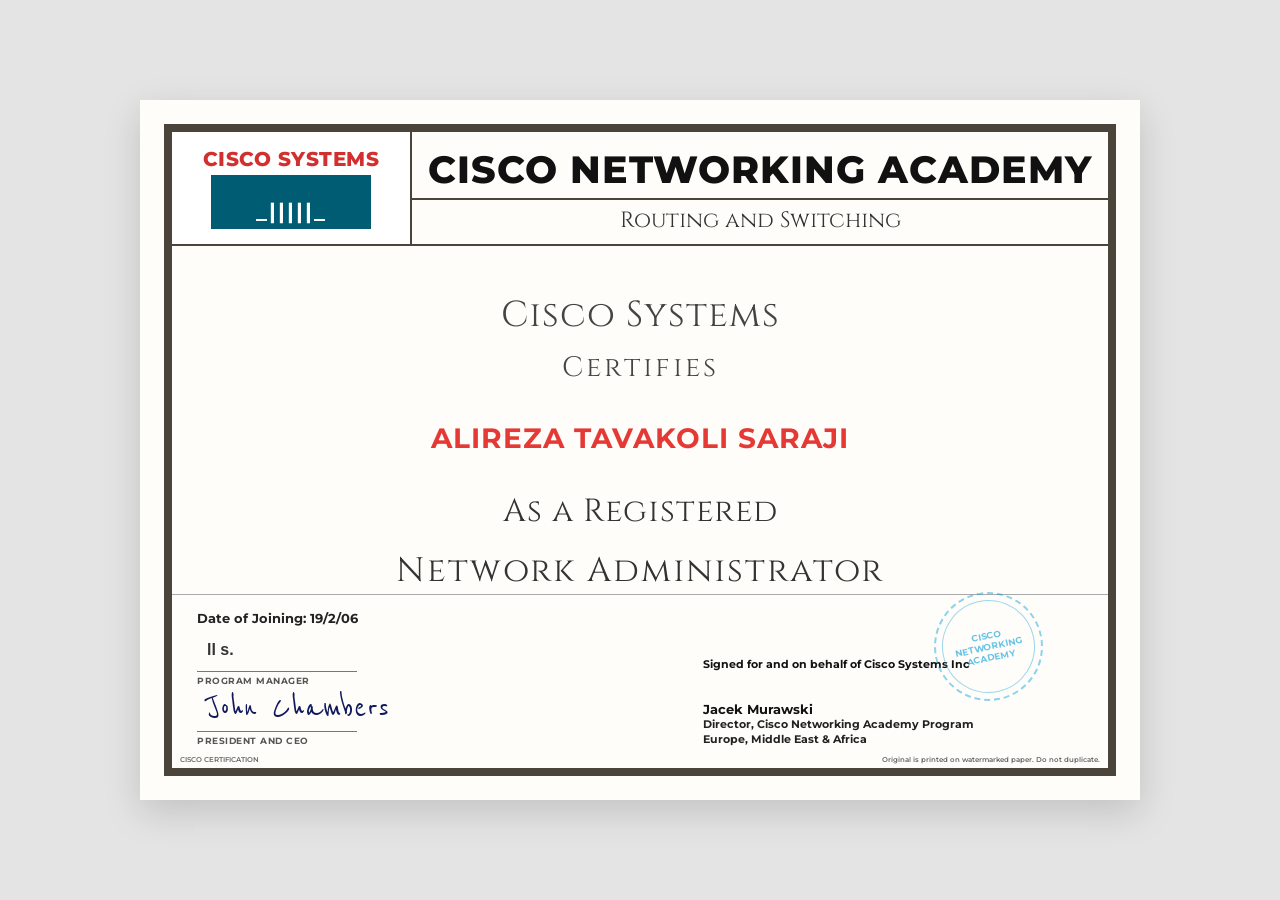
<file: cisco_certificate_replica.html>
<!DOCTYPE html>
<html lang="en">
<head>
    <meta charset="UTF-8">
    <meta name="viewport" content="width=device-width, initial-scale=1.0">
    <title>Cisco Networking Academy Certificate</title>
    <style>
        @import url('https://fonts.googleapis.com/css2?family=Cinzel:wght@400;500;600&family=Montserrat:wght@400;700;800&family=Reenie+Beanie&display=swap');

        body {
            background-color: #e4e4e4;
            display: flex;
            justify-content: center;
            align-items: center;
            min-height: 100vh;
            margin: 0;
            font-family: 'Montserrat', sans-serif;
            color: #222;
        }

        .cert-container {
            width: 1000px;
            height: 700px;
            background-color: #fffdf9; /* Soft parchment-white */
            padding: 24px;
            box-sizing: border-box;
            box-shadow: 0 12px 35px rgba(0,0,0,0.15);
            position: relative;
        }

        /* Distinctive dark-bronze outer border style */
        .outer-border {
            border: 8px solid #4a443a; 
            height: 100%;
            width: 100%;
            box-sizing: border-box;
            position: relative;
            display: flex;
            flex-direction: column;
        }

        /* --- Header Section Grid --- */
        .header-grid {
            display: grid;
            grid-template-columns: 240px 1fr;
            border-bottom: 2px solid #4a443a;
            width: 100%;
        }

        /* Left Logo Panel */
        .logo-panel {
            border-right: 2px solid #4a443a;
            padding: 15px;
            display: flex;
            flex-direction: column;
            align-items: center;
            justify-content: center;
            background: #fff;
        }
        .logo-text-red {
            color: #d32f2f;
            font-weight: 800;
            font-size: 20px;
            letter-spacing: 0.5px;
            margin-bottom: 4px;
        }
        .logo-graphic-mock {
            width: 160px;
            height: 50px;
            background-color: #005c73; /* Classic teal-blue banner background */
            color: #fff;
            display: flex;
            justify-content: center;
            align-items: flex-end;
            font-size: 22px;
            font-weight: bold;
            padding-bottom: 4px;
            letter-spacing: 2px;
        }

        /* Right Title Panel */
        .title-panel {
            display: flex;
            flex-direction: column;
            justify-content: center;
        }
        .main-academy-title {
            font-size: 38px;
            font-weight: 800;
            text-align: center;
            letter-spacing: 1px;
            color: #111;
            padding: 10px 0 5px 0;
        }
        .sub-track-title {
            border-top: 2px solid #4a443a;
            font-family: 'Cinzel', serif;
            font-size: 22px;
            text-align: center;
            padding: 6px 0;
            background-color: #fffdf9;
            color: #333;
        }

        /* --- Certificate Body Core Content --- */
        .cert-body {
            display: flex;
            flex-direction: column;
            align-items: center;
            padding-top: 45px;
            flex-grow: 1;
        }

        .cisco-systems-text {
            font-family: 'Cinzel', serif;
            font-size: 36px;
            color: #444;
            letter-spacing: 1px;
            margin-bottom: 10px;
        }

        .certifies-text {
            font-family: 'Cinzel', serif;
            font-size: 28px;
            color: #444;
            letter-spacing: 3px;
            margin-bottom: 35px;
        }

        .recipient-name {
            font-size: 28px;
            font-weight: 700;
            color: #e53935; /* Crisp red accent for the name */
            letter-spacing: 1px;
            margin-bottom: 35px;
            text-transform: uppercase;
        }

        .role-title-top {
            font-family: 'Cinzel', serif;
            font-size: 32px;
            color: #333;
            margin-bottom: 15px;
            letter-spacing: 1px;
        }

        .role-title-bottom {
            font-family: 'Cinzel', serif;
            font-size: 34px;
            color: #333;
            letter-spacing: 2px;
        }

        /* --- Footer Layout Section --- */
        .cert-footer {
            margin-top: auto;
            border-top: 1px solid #aaa;
            padding: 15px 25px 25px 25px;
            display: flex;
            justify-content: space-between;
            align-items: flex-end;
            position: relative;
        }

        .footer-label {
            font-size: 11px;
            font-weight: 700;
            color: #111;
            margin-bottom: 8px;
        }

        /* Left Side: Joining Info & Executive Signatures */
        .footer-left {
            display: flex;
            flex-direction: column;
            width: 300px;
        }
        .date-container {
            font-size: 13px;
            font-weight: 700;
            margin-bottom: 15px;
        }
        .sig-block {
            margin-top: 10px;
            position: relative;
        }
        .handwritten-sig {
            font-family: 'Reenie Beanie', cursive;
            font-size: 36px;
            color: #0f1a5c;
            position: absolute;
            top: -25px;
            left: 10px;
        }
        .sig-line {
            border-top: 1px solid #777;
            width: 160px;
            margin-top: 20px;
        }
        .sig-title {
            font-size: 9px;
            font-weight: 700;
            color: #555;
            text-transform: uppercase;
            margin-top: 3px;
            letter-spacing: 0.5px;
        }

        /* Right Side: Regional Director Sign-off & Stamp */
        .footer-right {
            text-align: left;
            width: 380px;
            position: relative;
        }
        .director-name {
            font-size: 13px;
            font-weight: 700;
            color: #111;
            margin-top: 30px;
        }
        .director-title {
            font-size: 11px;
            font-weight: 700;
            color: #222;
            line-height: 1.3;
        }

        /* Decorative Light Blue Stamp Replication */
        .certified-stamp-mock {
            position: absolute;
            right: 40px;
            top: -65px;
            width: 105px;
            height: 105px;
            border: 2px dashed rgba(4, 159, 217, 0.45);
            border-radius: 50%;
            display: flex;
            justify-content: center;
            align-items: center;
            font-size: 9px;
            color: rgba(4, 159, 217, 0.6);
            font-weight: bold;
            transform: rotate(-12deg);
            text-align: center;
            pointer-events: none;
        }
        .stamp-inner {
            border: 1px solid rgba(4, 159, 217, 0.4);
            width: 91px;
            height: 91px;
            border-radius: 50%;
            display: flex;
            align-items: center;
            justify-content: center;
        }

        /* Bottom edge tiny labels */
        .bottom-bar-labels {
            position: absolute;
            bottom: 4px;
            left: 8px;
            right: 8px;
            display: flex;
            justify-content: space-between;
            font-size: 7px;
            color: #666;
            font-weight: 600;
        }
    </style>
</head>
<body>

    <div class="cert-container">
        <div class="outer-border">
            
            <div class="header-grid">
                <div class="logo-panel">
                    <div class="logo-text-red">CISCO SYSTEMS</div>
                    <div class="logo-graphic-mock">_|||||_</div>
                </div>
                <div class="title-panel">
                    <div class="main-academy-title">CISCO NETWORKING ACADEMY</div>
                    <div class="sub-track-title">Routing and Switching</div>
                </div>
            </div>

            <div class="cert-body">
                <div class="cisco-systems-text">Cisco Systems</div>
                <div class="certifies-text">Certifies</div>
                
                <div class="recipient-name">Alireza Tavakoli Saraji</div>
                
                <div class="role-title-top">As a Registered</div>
                <div class="role-title-bottom">Network Administrator</div>
            </div>

            <div class="cert-footer">
                
                <div class="footer-left">
                    <div class="date-container">
                        Date of Joining: 19/2/06
                    </div>
                    
                    <div class="sig-block" style="margin-bottom: 15px;">
                        <div class="handwritten-sig" style="font-family: sans-serif; font-size: 16px; font-weight: bold; top:-10px; color:#333;">ll s.</div>
                        <div class="sig-line"></div>
                        <div class="sig-title">Program Manager</div>
                    </div>

                    <div class="sig-block">
                        <div class="handwritten-sig">John Chambers</div>
                        <div class="sig-line"></div>
                        <div class="sig-title">President and CEO</div>
                    </div>
                </div>

                <div class="footer-right">
                    <div class="footer-label">Signed for and on behalf of Cisco Systems Inc</div>
                    
                    <div class="certified-stamp-mock">
                        <div class="stamp-inner">
                            <div>CISCO<br>NETWORKING<br>ACADEMY</div>
                        </div>
                    </div>

                    <div class="director-name">Jacek Murawski</div>
                    <div class="director-title">Director, Cisco Networking Academy Program<br>Europe, Middle East & Africa</div>
                </div>

            </div>

            <div class="bottom-bar-labels">
                <div>CISCO CERTIFICATION</div>
                <div>Original is printed on watermarked paper. Do not duplicate.</div>
            </div>

        </div>
    </div>

</body>
</html>
</file>
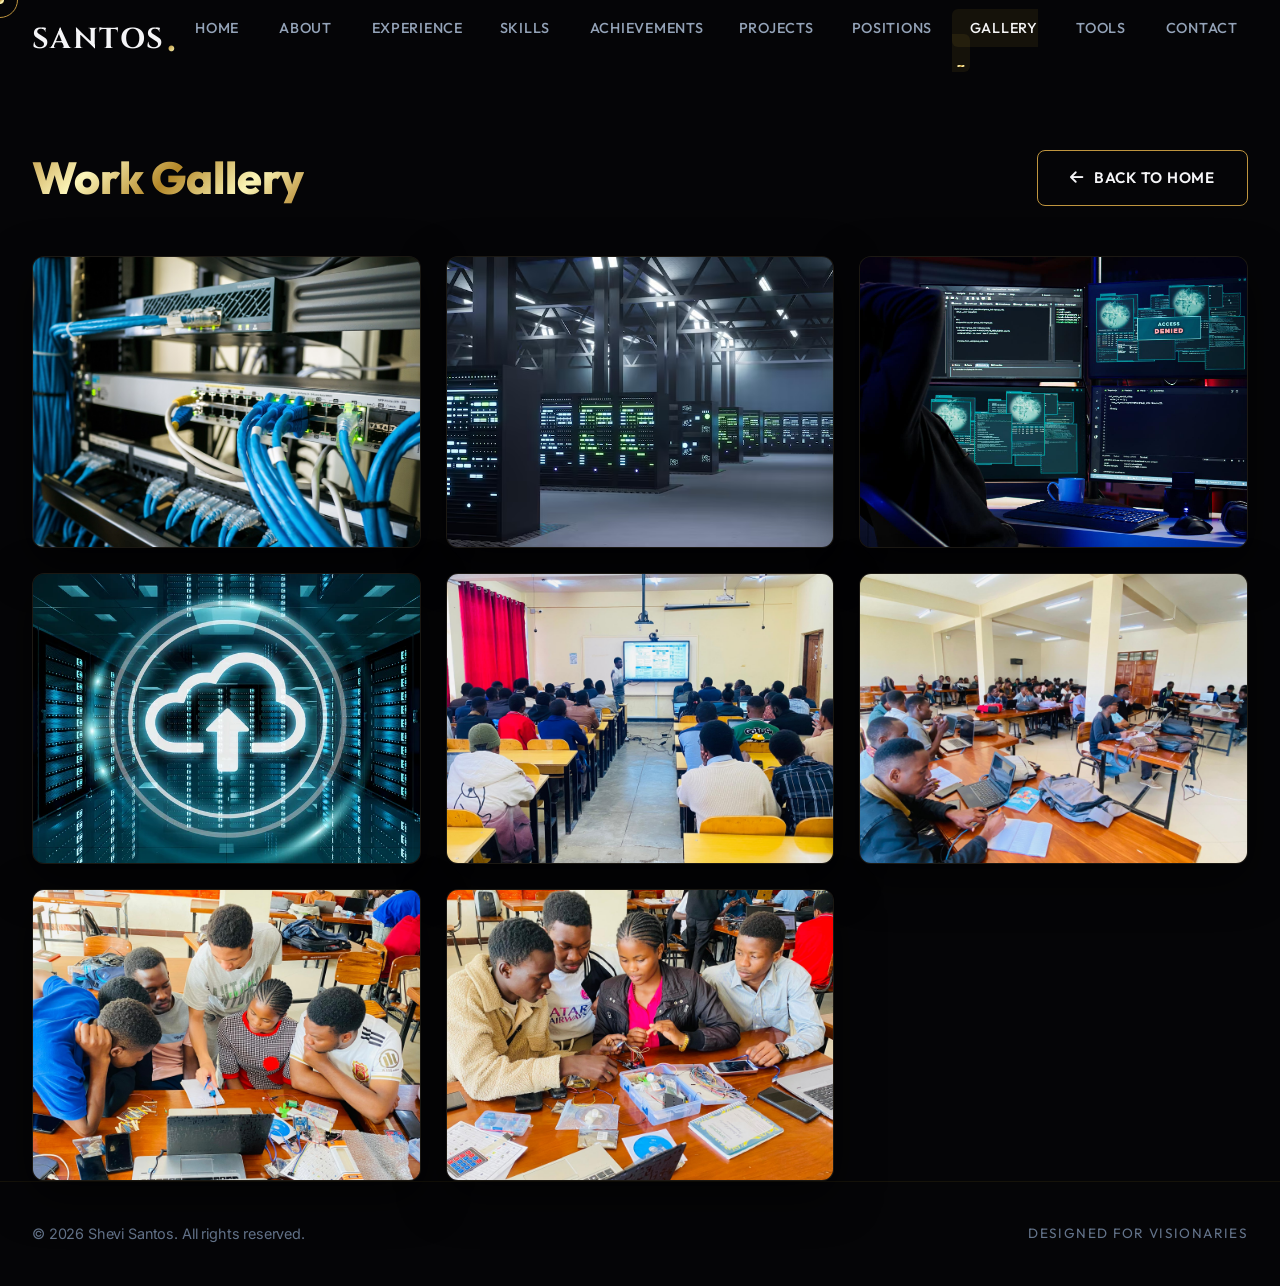
<file: galleries.html>
<!DOCTYPE html>
<html lang="en" data-theme="dark">
<head>
    <meta charset="UTF-8">
    <meta name="viewport" content="width=device-width, initial-scale=1.0">
    <meta name="description" content="Shevi Santos - Work Gallery. Visual documentation of network topology, hardware assemblies, servers, and workshops.">
    <meta name="theme-color" content="#050507">
    
    <title>Shevi Santos | Work Gallery</title>
    
    <!-- Favicon -->
    <link rel="icon" type="image/png" href="./image/icon2.png">
    
    <!-- Icons -->
    <link rel="stylesheet" href="https://cdnjs.cloudflare.com/ajax/libs/font-awesome/6.5.0/css/all.min.css">
    <link rel="stylesheet" href="./style/boxicons.min.css">
    
    <!-- Premium Stylesheet -->
    <link rel="stylesheet" type="text/css" href="./style/style1.css">
    
    <!-- Core Portfolio Scripts -->
    <script src="./scripts/script.js" defer></script>
</head>
<body>

    <!-- Skip Navigation for Accessibility -->
    <a href="#main-content" class="skip-link" style="position: absolute; top: -100px; left: 10px; background: var(--accent-gold); color: var(--bg-dark); padding: 10px 20px; z-index: 1005; transition: top 0.2s;" onfocus="this.style.top='10px'" onblur="this.style.top='-100px'">Skip to main content</a>
    
    <!-- Scroll Progress Indicator -->
    <div id="scroll-progress" role="progressbar" aria-valuemin="0" aria-valuemax="100" aria-label="Page reading progress"></div>

    <!-- Custom Luxury Cursor -->
    <div class="cursor-dot"></div>
    <div class="cursor-outline"></div>

    <!-- ===== HEADER / NAVBAR ===== -->
    <header class="sticky">
        <div class="container">
            <nav class="main-nav" aria-label="Main Navigation">
                <a href="Index.html" class="logo" aria-label="Shevi Santos Home">SANTOS<span>.</span></a>
                
                <!-- Accessible Mobile Hamburger -->
                <button class="hamburger" id="hamburger" aria-label="Toggle Navigation Menu" aria-expanded="false" aria-controls="navMenu">
                    <span></span>
                    <span></span>
                    <span></span>
                </button>

                <!-- Navigation Links -->
                <ul class="navbar" id="navMenu" role="menubar">
                    <li role="none"><a href="Index.html#home" role="menuitem">Home</a></li>
                    <li role="none"><a href="Index.html#about" role="menuitem">About</a></li>
                    <li role="none"><a href="Index.html#experience" role="menuitem">Experience</a></li>
                    <li role="none"><a href="Index.html#skills" role="menuitem">Skills</a></li>
                    <li role="none"><a href="Index.html#achievement" role="menuitem">Achievements</a></li>
                    <li role="none"><a href="Index.html#portfolio" role="menuitem">Projects</a></li>
                    <li role="none"><a href="Index.html#POR" role="menuitem">Positions</a></li>
                    <li role="none"><a href="galleries.html" role="menuitem" class="active">Gallery</a></li>
                    <li role="none"><a href="Index.html#tools" role="menuitem">Tools</a></li>
                    <li role="none"><a href="Index.html#contact" role="menuitem">Contact</a></li>
                </ul>
            </nav>
        </div>
    </header>

    <!-- ===== MAIN CONTENT ===== -->
    <main id="main-content" class="photos-section">
        <div class="container">
            <div class="section-header reveal">
                <h2 class="text-gold">Work Gallery</h2>
                <a href="Index.html" class="btn btn-secondary" aria-label="Return to portfolio homepage">
                    <i class="fas fa-arrow-left"></i> Back to Home
                </a>
            </div>
            
            <div class="gallery-grid" id="galleryGrid" role="list" aria-label="Visual project logs">
                <!-- Item 1 -->
                <div class="gallery-item glass-panel reveal" role="listitem" tabindex="0" aria-label="Project 1: Enterprise Network Setup">
                    <img src="Gallery/1.jpg" alt="Enterprise core switches and patch panel cabling setup" loading="lazy">
                    <div class="gallery-overlay">
                        <h3>Project 1</h3>
                        <p>Enterprise Network Setup</p>
                    </div>
                </div>
                
                <!-- Item 2 -->
                <div class="gallery-item glass-panel reveal" role="listitem" tabindex="0" aria-label="Project 2: Core Server Integration">
                    <img src="Gallery/2.avif" alt="Rackmount server chassis configuration and status lights" loading="lazy">
                    <div class="gallery-overlay">
                        <h3>Project 2</h3>
                        <p>Core Server Integration</p>
                    </div>
                </div>
                
                <!-- Item 3 -->
                <div class="gallery-item glass-panel reveal" role="listitem" tabindex="0" aria-label="Project 3: Firewall Audits">
                    <img src="Gallery/3.jpg" alt="System administrator screen showing real-time security logs" loading="lazy">
                    <div class="gallery-overlay">
                        <h3>Project 3</h3>
                        <p>Network Security &amp; Firewall Audits</p>
                    </div>
                </div>
                
                <!-- Item 4 -->
                <div class="gallery-item glass-panel reveal" role="listitem" tabindex="0" aria-label="Project 4: Distributed Cloud Clusters">
                    <img src="Gallery/4.webp" alt="Distributed systems architecture nodes graph visualization" loading="lazy">
                    <div class="gallery-overlay">
                        <h3>Project 4</h3>
                        <p>Distributed Cloud Clusters</p>
                    </div>
                </div>
                
                <!-- Item 5 -->
                <div class="gallery-item glass-panel reveal" role="listitem" tabindex="0" aria-label="Project 5: System Admin Operations">
                    <img src="Gallery/5.jpg" alt="DevOps dashboard monitoring server container metrics" loading="lazy">
                    <div class="gallery-overlay">
                        <h3>Project 5</h3>
                        <p>System Admin Operations</p>
                    </div>
                </div>
                
                <!-- Item 6 -->
                <div class="gallery-item glass-panel reveal" role="listitem" tabindex="0" aria-label="Project 6: Architectural Layout Maps">
                    <img src="Gallery/6.jpg" alt="Network topology schematic diagrams and floor cabling maps" loading="lazy">
                    <div class="gallery-overlay">
                        <h3>Project 6</h3>
                        <p>Architectural Layout Maps</p>
                    </div>
                </div>
                
                <!-- Item 7 -->
                <div class="gallery-item glass-panel reveal" role="listitem" tabindex="0" aria-label="Project 7: Active Collaborations">
                    <img src="Gallery/7.jpg" alt="Engineering team group whiteboard brainstorming session" loading="lazy">
                    <div class="gallery-overlay">
                        <h3>Project 7</h3>
                        <p>Active Collaborations</p>
                    </div>
                </div>
                
                <!-- Item 8 -->
                <div class="gallery-item glass-panel reveal" role="listitem" tabindex="0" aria-label="Project 8: Hands-On Tech Seminars">
                    <img src="Gallery/8.jpg" alt="ICT officer training class and hardware demonstration session" loading="lazy">
                    <div class="gallery-overlay">
                        <h3>Project 8</h3>
                        <p>Hands-On Tech Seminars</p>
                    </div>
                </div>
            </div>
        </div>
    </main>

    <!-- ===== LIGHTBOX COMPONENT ===== -->
    <div class="lightbox" id="lightbox" role="dialog" aria-modal="true" aria-label="Image lightbox viewer" tabindex="-1">
        <span class="lightbox-close" id="lightboxClose" aria-label="Close image viewer" role="button" tabindex="0">&times;</span>
        <div class="lightbox-content" id="lightboxContent"></div>
    </div>
    
    <!-- ===== FOOTER ===== -->
    <footer>
        <div class="container">
            <div class="footer-content">
                <p>&copy; 2026 Shevi Santos. All rights reserved.</p>
                <div style="font-family: var(--font-heading); font-size: 0.85rem; letter-spacing: 0.1em; text-transform: uppercase; color: var(--text-dark);">
                    Designed for Visionaries
                </div>
            </div>
        </div>
    </footer>

    <!-- Back to Top Button -->
    <div class="top" id="backToTop">
        <button class="top-btn" aria-label="Back to top of page"><i class="fas fa-arrow-up"></i></button>
    </div>

</body>
</html>
</file>
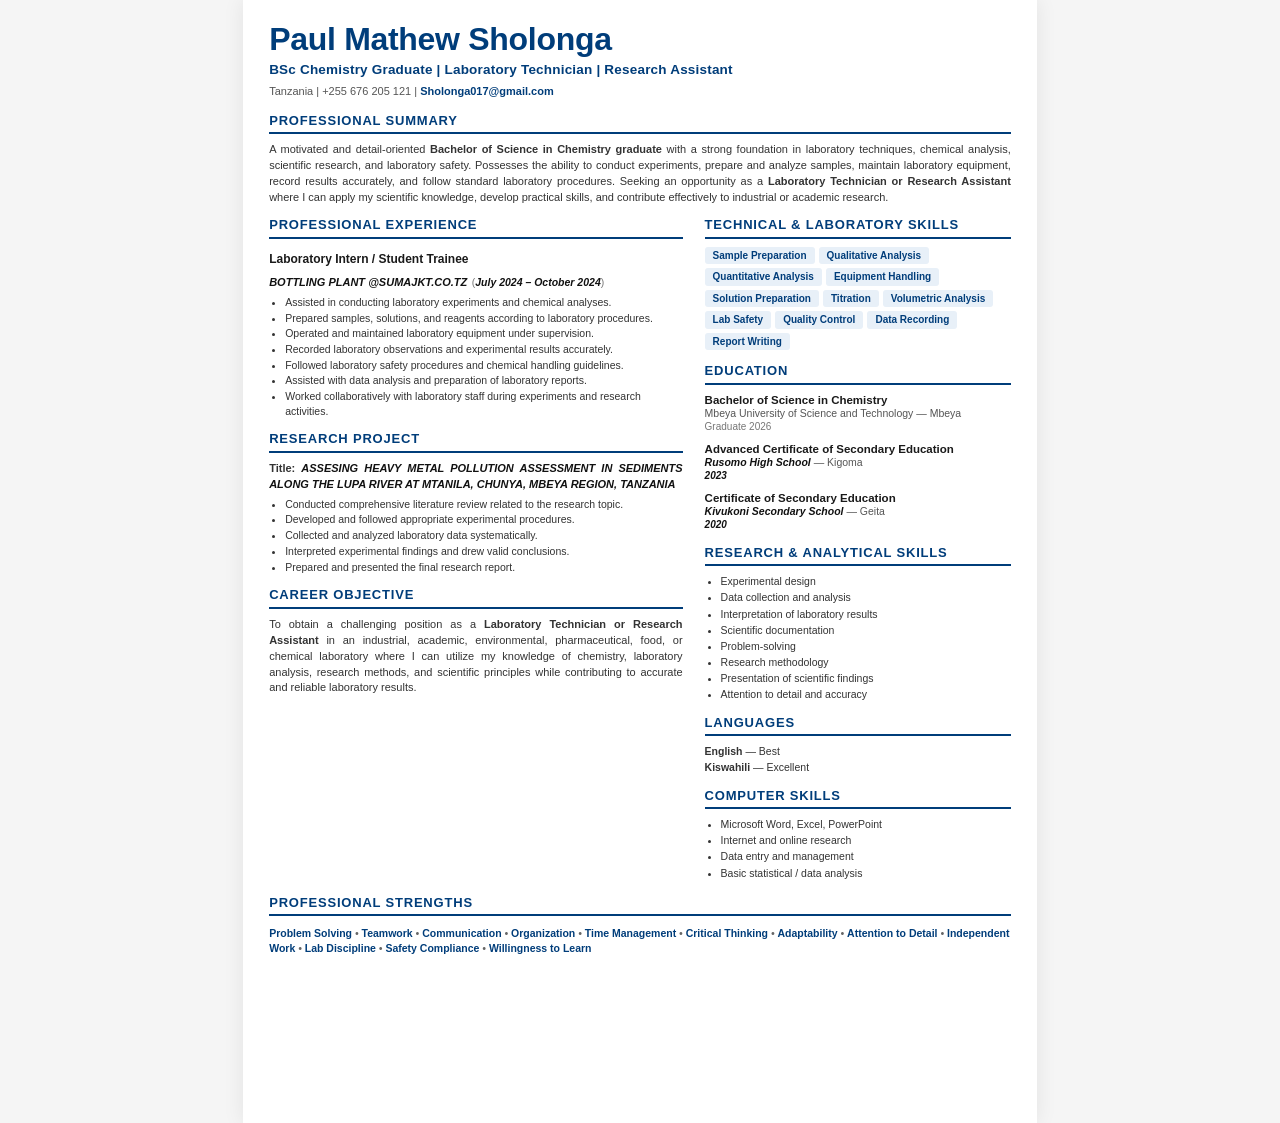
<file: Paul_mathew_Sholonga.html>
<!DOCTYPE html>
<html lang="en">
<head>
    <meta charset="UTF-8">
    <meta name="viewport" content="width=device-width, initial-scale=1.0">
    <title>Paul Mathew Sholonga — BSc Chemistry Graduate CV</title>
    <style>
        * {
            margin: 0;
            padding: 0;
            box-sizing: border-box;
        }

        @page {
            size: A4;
            margin: 0;
        }

        body {
            font-family: 'Segoe UI', 'Helvetica Neue', Arial, sans-serif;
            background: #f5f5f5;
            color: #1a1a1a;
            line-height: 1.35;
            -webkit-print-color-adjust: exact;
            print-color-adjust: exact;
        }

        .page {
            width: 210mm;
            min-height: 297mm;
            max-height: 297mm;
            margin: 0 auto;
            background: #ffffff;
            padding: 22px 26px;
            overflow: hidden;
            box-shadow: 0 0 20px rgba(0,0,0,0.08);
        }

        /* Header */
        .header {
            margin-bottom: 10px;
        }

        .name {
            font-size: 32px;
            font-weight: 700;
            color: #003d7a;
            letter-spacing: -0.3px;
            line-height: 1.1;
        }

        .title {
            font-size: 13.5px;
            color: #003d7a;
            font-weight: 600;
            margin-top: 4px;
            letter-spacing: 0.2px;
        }

        .contact-line {
            font-size: 11px;
            color: #555;
            margin-top: 5px;
            line-height: 1.4;
        }

        .contact-line a {
            color: #003d7a;
            text-decoration: none;
            font-weight: 600;
        }

        .placeholder {
            color: #111111;
            font-style: italic;
            font-weight: 600;
        }

        /* Section styling */
        .section-title {
            font-size: 13px;
            font-weight: 700;
            text-transform: uppercase;
            letter-spacing: 0.8px;
            color: #003d7a;
            border-bottom: 2px solid #003d7a;
            padding-bottom: 3px;
            margin-bottom: 8px;
            margin-top: 12px;
        }

        .section-title:first-of-type {
            margin-top: 0;
        }

        .summary-text {
            font-size: 11px;
            color: #333;
            line-height: 1.45;
            text-align: justify;
        }

        /* Two column layout */
        .two-col {
            display: flex;
            gap: 22px;
            margin-top: 10px;
        }

        .col-left {
            flex: 1.35;
        }

        .col-right {
            flex: 1;
        }

        /* Experience */
        .exp-item {
            margin-bottom: 8px;
        }

        .exp-header {
            margin-bottom: 2px;
        }

        .exp-role {
            font-size: 12px;
            font-weight: 700;
            color: #1a1a1a;
        }

        .exp-company {
            font-size: 11px;
            color: #555;
            display: inline;
        }

        .exp-date {
            font-size: 10.5px;
            color: #777;
            display: inline;
        }

        .exp-list {
            list-style: disc;
            padding-left: 16px;
            margin-top: 3px;
        }

        .exp-list li {
            font-size: 10.5px;
            color: #333;
            margin-bottom: 1px;
            line-height: 1.4;
        }

        /* Skills */
        .skill-tags {
            display: flex;
            flex-wrap: wrap;
            gap: 4px;
        }

        .skill-tag {
            background: #e8f0f8;
            color: #003d7a;
            font-size: 10px;
            padding: 2px 8px;
            border-radius: 3px;
            font-weight: 600;
        }

        .skill-list-sidebar {
            list-style: disc;
            padding-left: 16px;
        }

        .skill-list-sidebar li {
            font-size: 10.5px;
            color: #333;
            margin-bottom: 2px;
            line-height: 1.35;
        }

        /* Education */
        .edu-item {
            margin-bottom: 8px;
        }

        .edu-degree {
            font-size: 11.5px;
            font-weight: 700;
            color: #1a1a1a;
            line-height: 1.25;
        }

        .edu-school {
            font-size: 10.5px;
            color: #555;
            line-height: 1.25;
        }

        .edu-year {
            font-size: 10px;
            color: #777;
        }

        /* Languages */
        .lang-line {
            font-size: 10.5px;
            color: #333;
            margin-bottom: 2px;
        }

        .lang-name {
            font-weight: 600;
        }

        /* Attributes / Strengths */
        .attributes {
            font-size: 10.5px;
            color: #666;
            font-style: italic;
            margin-top: 10px;
            line-height: 1.4;
        }

        .attributes strong {
            color: #003d7a;
            font-style: normal;
            font-weight: 700;
        }

        @media print {
            body {
                background: white;
            }
            .page {
                box-shadow: none;
                margin: 0;
                padding: 22px 26px;
            }
        }
    </style>
</head>
<body>
    <div class="page">
        <!-- Header -->
        <div class="header">
            <h1 class="name">Paul Mathew Sholonga</h1>
            <div class="title">BSc Chemistry Graduate | Laboratory Technician | Research Assistant</div>
            <div class="contact-line">
                Tanzania | +255 676 205 121 | <a href="mailto:Sholonga017@gmail.com">Sholonga017@gmail.com</a>
            </div>
        </div>

        <!-- Professional Summary -->
        <div class="section-title">Professional Summary</div>
        <p class="summary-text">
            A motivated and detail-oriented <strong>Bachelor of Science in Chemistry graduate</strong> with a strong foundation in laboratory techniques, chemical analysis, scientific research, and laboratory safety. Possesses the ability to conduct experiments, prepare and analyze samples, maintain laboratory equipment, record results accurately, and follow standard laboratory procedures. Seeking an opportunity as a <strong>Laboratory Technician or Research Assistant</strong> where I can apply my scientific knowledge, develop practical skills, and contribute effectively to industrial or academic research.
        </p>

        <!-- Two Column Layout -->
        <div class="two-col">
            <!-- Left Column -->
            <div class="col-left">
                <div class="section-title">Professional Experience</div>
                
                <div class="exp-item">
                    <div class="exp-header">
                        <span class="exp-role">Laboratory Intern / Student Trainee</span>
                    </div>
                    <div>
                        <span class="exp-company"><span class="placeholder">BOTTLING PLANT @SUMAJKT.CO.TZ</span></span>
                        <span class="exp-date"> (<span class="placeholder">July 2024 – October 2024</span>)</span>
                    </div>
                    <ul class="exp-list">
                        <li>Assisted in conducting laboratory experiments and chemical analyses.</li>
                        <li>Prepared samples, solutions, and reagents according to laboratory procedures.</li>
                        <li>Operated and maintained laboratory equipment under supervision.</li>
                        <li>Recorded laboratory observations and experimental results accurately.</li>
                        <li>Followed laboratory safety procedures and chemical handling guidelines.</li>
                        <li>Assisted with data analysis and preparation of laboratory reports.</li>
                        <li>Worked collaboratively with laboratory staff during experiments and research activities.</li>
                    </ul>
                </div>

                <div class="section-title">Research Project</div>
                <p class="summary-text" style="margin-bottom:4px;">
                    <strong>Title:</strong> <span class="placeholder">ASSESING HEAVY METAL POLLUTION ASSESSMENT IN SEDIMENTS ALONG THE LUPA RIVER AT MTANILA, CHUNYA, MBEYA REGION, TANZANIA</span>
                </p>
                <ul class="exp-list">
                    <li>Conducted comprehensive literature review related to the research topic.</li>
                    <li>Developed and followed appropriate experimental procedures.</li>
                    <li>Collected and analyzed laboratory data systematically.</li>
                    <li>Interpreted experimental findings and drew valid conclusions.</li>
                    <li>Prepared and presented the final research report.</li>
                </ul>

                <div class="section-title">Career Objective</div>
                <p class="summary-text">
                    To obtain a challenging position as a <strong>Laboratory Technician or Research Assistant</strong> in an industrial, academic, environmental, pharmaceutical, food, or chemical laboratory where I can utilize my knowledge of chemistry, laboratory analysis, research methods, and scientific principles while contributing to accurate and reliable laboratory results.
                </p>
            </div>

            <!-- Right Column -->
            <div class="col-right">
                <div class="section-title">Technical &amp; Laboratory Skills</div>
                <div class="skill-tags" style="margin-bottom:8px;">
                    <span class="skill-tag">Sample Preparation</span>
                    <span class="skill-tag">Qualitative Analysis</span>
                    <span class="skill-tag">Quantitative Analysis</span>
                    <span class="skill-tag">Equipment Handling</span>
                    <span class="skill-tag">Solution Preparation</span>
                    <span class="skill-tag">Titration</span>
                    <span class="skill-tag">Volumetric Analysis</span>
                    <span class="skill-tag">Lab Safety</span>
                    <span class="skill-tag">Quality Control</span>
                    <span class="skill-tag">Data Recording</span>
                    <span class="skill-tag">Report Writing</span>
                </div>

                <div class="section-title">Education</div>
                <div class="edu-item">
                    <div class="edu-degree">Bachelor of Science in Chemistry</div>
                    <div class="edu-school">Mbeya University of Science and Technology — Mbeya</div>
                    <div class="edu-year">Graduate 2026</div>
                </div>
                <div class="edu-item">
                    <div class="edu-degree">Advanced Certificate of Secondary Education</div>
                    <div class="edu-school"><span class="placeholder">Rusomo High School</span> — Kigoma</div>
                    <div class="edu-year"><span class="placeholder">2023</span></div>
                </div>
                <div class="edu-item">
                    <div class="edu-degree">Certificate of Secondary Education</div>
                    <div class="edu-school"><span class="placeholder">Kivukoni Secondary School</span> — Geita</div>
                    <div class="edu-year"><span class="placeholder">2020</span></div>
                </div>

                <div class="section-title">Research &amp; Analytical Skills</div>
                <ul class="skill-list-sidebar">
                    <li>Experimental design</li>
                    <li>Data collection and analysis</li>
                    <li>Interpretation of laboratory results</li>
                    <li>Scientific documentation</li>
                    <li>Problem-solving</li>
                    <li>Research methodology</li>
                    <li>Presentation of scientific findings</li>
                    <li>Attention to detail and accuracy</li>
                </ul>

                <div class="section-title">Languages</div>
                <div class="lang-line"><span class="lang-name">English</span> — Best</div>
                <div class="lang-line"><span class="lang-name">Kiswahili</span> — Excellent</div>

                <div class="section-title">Computer Skills</div>
                <ul class="skill-list-sidebar">
                    <li>Microsoft Word, Excel, PowerPoint</li>
                    <li>Internet and online research</li>
                    <li>Data entry and management</li>
                    <li>Basic statistical / data analysis</li>
                </ul>
            </div>
        </div>

        <!-- Bottom -->
        <div class="section-title">Professional Strengths</div>
        <div class="attributes">
            <strong>Problem Solving</strong> • <strong>Teamwork</strong> • <strong>Communication</strong> • <strong>Organization</strong> • <strong>Time Management</strong> • <strong>Critical Thinking</strong> • <strong>Adaptability</strong> • <strong>Attention to Detail</strong> • <strong>Independent Work</strong> • <strong>Lab Discipline</strong> • <strong>Safety Compliance</strong> • <strong>Willingness to Learn</strong>
        </div>
    </div>
</body>
</html>
</file>
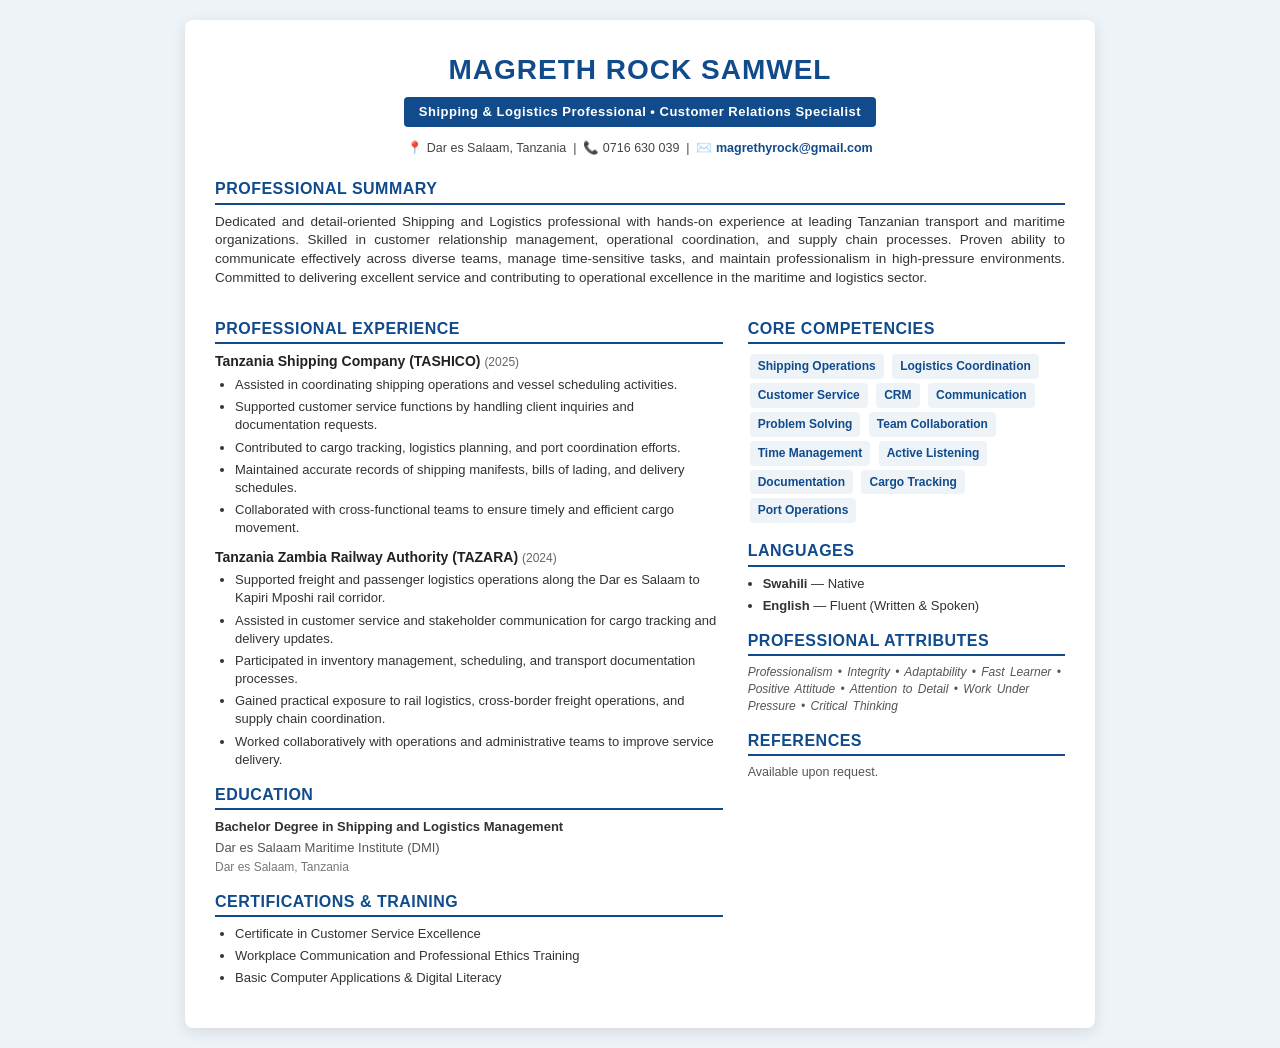
<file: Rock_CV.html>
<!DOCTYPE html>
<html lang="en">
<head>
<meta charset="UTF-8">
<meta name="viewport" content="width=device-width, initial-scale=1.0">
<title>Magreth Rock Samwel - CV</title>
<style>
body { font-family: 'Segoe UI', Arial, sans-serif; background: #eef3f8; margin: 0; padding: 20px; color: #333; line-height: 1.4; }
.cv { max-width: 850px; margin: auto; background: #fff; padding: 30px; border-radius: 8px; box-shadow: 0 4px 15px rgba(0,0,0,.1); }
h1 { margin: 0 0 5px 0; color: #114b8b; font-size: 26px; }
p { margin: 0 0 8px 0; }
h2 { color: #114b8b; border-bottom: 2px solid #114b8b; padding-bottom: 2px; margin: 15px 0 8px 0; font-size: 16px; text-transform: uppercase; letter-spacing: 0.5px; }
h3 { margin: 8px 0 4px 0; font-size: 14px; color: #222; }
.small { color: #556; font-size: 13px; margin-bottom: 15px; }
ul { line-height: 1.4; margin: 0 0 10px 0; padding-left: 20px; font-size: 13px; }
li { margin-bottom: 4px; }
a { color: #114b8b; text-decoration: none; font-weight: bold; }
.main-layout { display: grid; grid-template-columns: 1.6fr 1fr; gap: 25px; }
.skills-tag { display: inline-block; background: #eef3f8; color: #114b8b; padding: 4px 8px; margin: 2px; border-radius: 4px; font-size: 12px; font-weight: 600; }
.attributes { font-size: 12px; font-style: italic; color: #555; word-spacing: 2px; }
@media print { 
    body { background: #fff; padding: 0; } 
    .cv { box-shadow: none; padding: 0; max-width: 100%; } 
    @page { margin: 1.2cm; }
}
</style>
<base target="_blank">
</head>
<body>
<div class="cv">
 <div style="text-align: center; margin-bottom: 20px;">
    <!-- Name -->
    <h1 style="margin: 0 0 8px 0; color: #114b8b; font-size: 28px; text-transform: uppercase; letter-spacing: 1px;">
        Magreth Rock Samwel
    </h1>

    <!-- Title Banner -->
    <div style="background: #114b8b; color: #fff; padding: 6px 15px; display: inline-block; border-radius: 4px; font-weight: 600; font-size: 13px; letter-spacing: 0.5px; margin-bottom: 12px;">
        Shipping & Logistics Professional &bull; Customer Relations Specialist
    </div>

    <!-- Contact Info & Links -->
    <p style="margin: 0; color: #444; font-size: 12.5px; line-height: 1.5; padding: 0px 20px;">
        <span>📍 Dar es Salaam, Tanzania</span> &nbsp;|&nbsp; 
        <span>📞 0716 630 039</span> &nbsp;|&nbsp; 
        <span>✉️ <a href="mailto:magrethyrock@gmail.com" style="color: #114b8b; text-decoration: none; font-weight: 600;">magrethyrock@gmail.com</a></span>
    </p>
</div>

    <h2>Professional Summary</h2>
    <p style="font-size: 13.5px; text-align: justify; margin-bottom: 15px;">
        Dedicated and detail-oriented Shipping and Logistics professional with hands-on experience at leading Tanzanian transport and maritime organizations. Skilled in customer relationship management, operational coordination, and supply chain processes. Proven ability to communicate effectively across diverse teams, manage time-sensitive tasks, and maintain professionalism in high-pressure environments. Committed to delivering excellent service and contributing to operational excellence in the maritime and logistics sector.
    </p>

    <div class="main-layout">
        <div>
            <h2>Professional Experience</h2>

            <h3>Tanzania Shipping Company (TASHICO) <span style="font-weight:normal; font-size:12px; color:#666;">(2025)</span></h3>
            <ul>
                <li>Assisted in coordinating shipping operations and vessel scheduling activities.</li>
                <li>Supported customer service functions by handling client inquiries and documentation requests.</li>
                <li>Contributed to cargo tracking, logistics planning, and port coordination efforts.</li>
                <li>Maintained accurate records of shipping manifests, bills of lading, and delivery schedules.</li>
                <li>Collaborated with cross-functional teams to ensure timely and efficient cargo movement.</li>
            </ul>

            <h3>Tanzania Zambia Railway Authority (TAZARA) <span style="font-weight:normal; font-size:12px; color:#666;">(2024)</span></h3>
            <ul>
                <li>Supported freight and passenger logistics operations along the Dar es Salaam to Kapiri Mposhi rail corridor.</li>
                <li>Assisted in customer service and stakeholder communication for cargo tracking and delivery updates.</li>
                <li>Participated in inventory management, scheduling, and transport documentation processes.</li>
                <li>Gained practical exposure to rail logistics, cross-border freight operations, and supply chain coordination.</li>
                <li>Worked collaboratively with operations and administrative teams to improve service delivery.</li>
            </ul>

            <h2>Education</h2>
            <p style="font-size: 13px; margin-bottom: 2px;"><strong>Bachelor Degree in Shipping and Logistics Management</strong></p>
            <p style="font-size: 13px; color: #555; margin-bottom: 2px;">Dar es Salaam Maritime Institute (DMI)</p>
            <p style="font-size: 12px; color: #777;">Dar es Salaam, Tanzania</p>

            <h2>Certifications & Training</h2>
            <ul>
                <li>Certificate in Customer Service Excellence</li>
                <li>Workplace Communication and Professional Ethics Training</li>
                <li>Basic Computer Applications & Digital Literacy</li>
            </ul>
        </div>

        <div>
            <h2>Core Competencies</h2>
            <div style="margin-bottom: 10px;">
                <span class="skills-tag">Shipping Operations</span>
                <span class="skills-tag">Logistics Coordination</span>
                <span class="skills-tag">Customer Service</span>
                <span class="skills-tag">CRM</span>
                <span class="skills-tag">Communication</span>
                <span class="skills-tag">Problem Solving</span>
                <span class="skills-tag">Team Collaboration</span>
                <span class="skills-tag">Time Management</span>
                <span class="skills-tag">Active Listening</span>
                <span class="skills-tag">Documentation</span>
                <span class="skills-tag">Cargo Tracking</span>
                <span class="skills-tag">Port Operations</span>
            </div>

            <h2>Languages</h2>
            <ul style="padding-left: 15px; margin-bottom: 0; font-size: 13px;">
                <li><strong>Swahili</strong> — Native</li>
                <li><strong>English</strong> — Fluent (Written & Spoken)</li>
            </ul>

            <h2>Professional Attributes</h2>
            <p class="attributes">Professionalism • Integrity • Adaptability • Fast Learner • Positive Attitude • Attention to Detail • Work Under Pressure • Critical Thinking</p>

            <h2>References</h2>
            <p style="font-size: 12.5px; color: #555; margin-bottom: 2px;">Available upon request.</p>
        </div>
    </div>
</div>
</body>
</html>
</file>
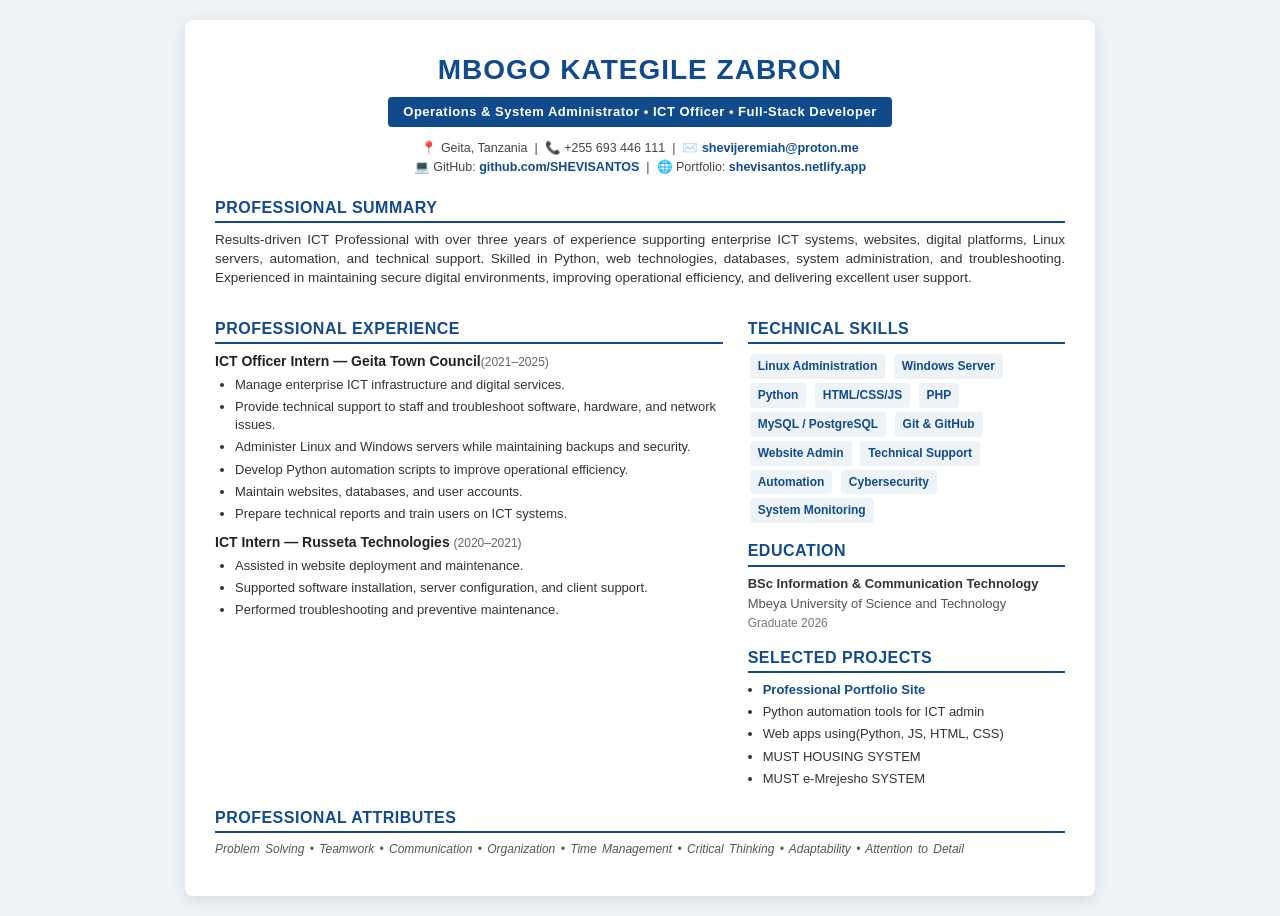
<file: 📄 Shevi_Santos_Operations_Technical_Platform_Administrator_CV.html>
<!DOCTYPE html>
<html lang="en">
<head>
<meta charset="UTF-8">
<meta name="viewport" content="width=device-width, initial-scale=1.0">
<title>Mbogo Kategile Zabron - CV</title>
<style>
body { font-family: 'Segoe UI', Arial, sans-serif; background: #eef3f8; margin: 0; padding: 20px; color: #333; line-height: 1.4; }
.cv { max-width: 850px; margin: auto; background: #fff; padding: 30px; border-radius: 8px; box-shadow: 0 4px 15px rgba(0,0,0,.1); }
h1 { margin: 0 0 5px 0; color: #114b8b; font-size: 26px; }
p { margin: 0 0 8px 0; }
h2 { color: #114b8b; border-bottom: 2px solid #114b8b; padding-bottom: 2px; margin: 15px 0 8px 0; font-size: 16px; text-transform: uppercase; letter-spacing: 0.5px; }
h3 { margin: 8px 0 4px 0; font-size: 14px; color: #222; }
.small { color: #556; font-size: 13px; margin-bottom: 15px; }
ul { line-height: 1.4; margin: 0 0 10px 0; padding-left: 20px; font-size: 13px; }
li { margin-bottom: 4px; }
a { color: #114b8b; text-decoration: none; font-weight: bold; }
.main-layout { display: grid; grid-template-columns: 1.6fr 1fr; gap: 25px; }
.skills-tag { display: inline-block; background: #eef3f8; color: #114b8b; padding: 4px 8px; margin: 2px; border-radius: 4px; font-size: 12px; font-weight: 600; }
.attributes { font-size: 12px; font-style: italic; color: #555; word-spacing: 2px; }
@media print { 
    body { background: #fff; padding: 0; } 
    .cv { box-shadow: none; padding: 0; max-width: 100%; } 
    @page { margin: 1.2cm; }
}
</style>
</head>
<body>
<div class="cv">
 <div style="text-align: center; margin-bottom: 20px;">
    <!-- Name -->
    <h1 style="margin: 0 0 8px 0; color: #114b8b; font-size: 28px; text-transform: uppercase; letter-spacing: 1px;">
        Mbogo Kategile Zabron
    </h1>
    
    <!-- Title Banner -->
    <div style="background: #114b8b; color: #fff; padding: 6px 15px; display: inline-block; border-radius: 4px; font-weight: 600; font-size: 13px; letter-spacing: 0.5px; margin-bottom: 12px;">
        Operations & System Administrator &bull; ICT Officer &bull; Full-Stack Developer
    </div>
    
    <!-- Contact Info & Links Links -->
    <p style="margin: 0; color: #444; font-size: 12.5px; line-height: 1.5; padding: 0px 20px;">
        <span>📍 Geita, Tanzania</span> &nbsp;|&nbsp; 
        <span>📞 +255 693 446 111</span> &nbsp;|&nbsp; 
        <span>✉️ <a href="mailto:shevijeremiah@proton.me" style="color: #114b8b; text-decoration: none; font-weight: 600;">shevijeremiah@proton.me</a></span>
        <br>
        <span>💻 GitHub: <a href="https://github.com/SHEVISANTOS" target="_blank" style="color: #114b8b; text-decoration: none; font-weight: 600;">github.com/SHEVISANTOS</a></span> &nbsp;|&nbsp; 
        <span>🌐 Portfolio: <a href="https://shevisantos.netlify.app" target="_blank" style="color: #114b8b; text-decoration: none; font-weight: 600;">shevisantos.netlify.app</a></span>
    </p>
</div>

    <h2>Professional Summary</h2>
    <p style="font-size: 13.5px; text-align: justify; margin-bottom: 15px;">
        Results-driven ICT Professional with over three years of experience supporting enterprise ICT systems, websites, digital platforms, Linux servers, automation, and technical support. Skilled in Python, web technologies, databases, system administration, and troubleshooting. Experienced in maintaining secure digital environments, improving operational efficiency, and delivering excellent user support.
    </p>

    <div class="main-layout">
        <div>
            <h2>Professional Experience</h2>
            
            <h3>ICT Officer Intern — Geita Town Council<span style="font-weight:normal; font-size:12px; color:#666;">(2021–2025)</span></h3>
            <ul>
                <li>Manage enterprise ICT infrastructure and digital services.</li>
                <li>Provide technical support to staff and troubleshoot software, hardware, and network issues.</li>
                <li>Administer Linux and Windows servers while maintaining backups and security.</li>
                <li>Develop Python automation scripts to improve operational efficiency.</li>
                <li>Maintain websites, databases, and user accounts.</li>
                <li>Prepare technical reports and train users on ICT systems.</li>
            </ul>

            <h3>ICT Intern — Russeta Technologies <span style="font-weight:normal; font-size:12px; color:#666;">(2020–2021)</span></h3>
            <ul>
                <li>Assisted in website deployment and maintenance.</li>
                <li>Supported software installation, server configuration, and client support.</li>
                <li>Performed troubleshooting and preventive maintenance.</li>
            </ul>
        </div>

        <div>
            <h2>Technical Skills</h2>
            <div style="margin-bottom: 10px;">
                <span class="skills-tag">Linux Administration</span>
                <span class="skills-tag">Windows Server</span>
                <span class="skills-tag">Python</span>
                <span class="skills-tag">HTML/CSS/JS</span>
                <span class="skills-tag">PHP</span>
                <span class="skills-tag">MySQL / PostgreSQL</span>
                <span class="skills-tag">Git & GitHub</span>
                <span class="skills-tag">Website Admin</span>
                <span class="skills-tag">Technical Support</span>
                <span class="skills-tag">Automation</span>
                <span class="skills-tag">Cybersecurity</span>
                <span class="skills-tag">System Monitoring</span>
            </div>

            <h2>Education</h2>
            <p style="font-size: 13px; margin-bottom: 2px;"><strong>BSc Information & Communication Technology</strong></p>
            <p style="font-size: 13px; color: #555; margin-bottom: 2px;">Mbeya University of Science and Technology</p>
            <p style="font-size: 12px; color: #777;">Graduate 2026</p>

            <h2>Selected Projects</h2>
            <ul style="padding-left: 15px; margin-bottom: 0;">
                <li><a href="https://shevisantos.netlify.app" target="_blank">Professional Portfolio Site</a></li>
                <li>Python automation tools for ICT admin</li>
                <li>Web apps using(Python, JS, HTML, CSS)</li>
                <li>MUST HOUSING SYSTEM</li>
                <li>MUST e-Mrejesho SYSTEM</li>
            </ul>
        </div>
    </div>

    <h2>Professional Attributes</h2>
    <p class="attributes">Problem Solving • Teamwork • Communication • Organization • Time Management • Critical Thinking • Adaptability • Attention to Detail</p>
</div>
</body>
</html>
</file>
<file: style/style1.css>
/* ==========================================================================
   PREMIUM LUXURY DESIGN SYSTEM (OBSIDIAN & GOLD)
   ========================================================================== */

@import url('https://fonts.googleapis.com/css2?family=Cinzel:wght@400;600;700&family=Inter:wght@300;400;500;600&family=Outfit:wght@300;400;500;600;700;800&display=swap');

:root {
    /* Color Palette */
    --bg-dark: #050507;
    --bg-light: #0d0d12;
    --bg-card: rgba(18, 18, 24, 0.65);
    --bg-nav: rgba(5, 5, 7, 0.8);
    
    /* Luxury Gold Gradients & Accent Colors */
    --gold-primary: #bf953f;
    --gold-light: #fcf6ba;
    --gold-dark: #aa771c;
    --accent-gold: linear-gradient(135deg, #bf953f 0%, #fcf6ba 25%, #b38728 50%, #fbf5b7 75%, #aa771c 100%);
    --accent-glow: rgba(212, 175, 55, 0.12);
    
    /* Text Colors */
    --text-main: #f5f5f7;
    --text-muted: #94a3b8;
    --text-dark: #64748b;
    
    /* Layout & Styling */
    --border-color: rgba(212, 175, 55, 0.08);
    --border-hover: rgba(212, 175, 55, 0.35);
    --card-shadow: 0 15px 45px rgba(0, 0, 0, 0.6);
    --glow-shadow: 0 0 25px rgba(212, 175, 55, 0.15);
    --transition: all 0.4s cubic-bezier(0.16, 1, 0.3, 1);
    
    /* Fonts */
    --font-heading: 'Outfit', sans-serif;
    --font-body: 'Inter', sans-serif;
    --font-serif: 'Cinzel', serif;
}

/* ===== GLOBAL RESET & BASE STYLES ===== */
* {
    padding: 0;
    margin: 0;
    box-sizing: border-box;
    outline: none;
    -webkit-tap-highlight-color: transparent;
}

html {
    scroll-behavior: smooth;
    scroll-padding-top: 90px;
    background-color: var(--bg-dark);
}

body {
    background-color: var(--bg-dark);
    color: var(--text-main);
    font-family: var(--font-body);
    font-size: 15px;
    line-height: 1.7;
    overflow-x: hidden;
    letter-spacing: -0.01em;
}

/* ===== CUSTOM SCROLLBAR ===== */
::-webkit-scrollbar {
    width: 8px;
}

::-webkit-scrollbar-track {
    background: var(--bg-dark);
}

::-webkit-scrollbar-thumb {
    background: linear-gradient(180deg, var(--gold-dark), var(--gold-primary));
    border-radius: 10px;
    border: 2px solid var(--bg-dark);
}

::-webkit-scrollbar-thumb:hover {
    background: var(--gold-light);
}

/* ===== UTILITY & CLASS DESIGN SYSTEM ===== */
.container {
    max-width: 1300px;
    margin: 0 auto;
    padding: 0 2rem;
}

section {
    padding: 120px 0 80px;
    position: relative;
    z-index: 2;
}

.text-gold {
    background: var(--accent-gold);
    -webkit-background-clip: text;
    background-clip: text;
    color: transparent;
    font-weight: 700;
}

.text-shimmer {
    background: linear-gradient(to right, #bf953f 0%, #fcf6ba 25%, #b38728 50%, #fbf5b7 75%, #aa771c 100%);
    background-size: 200% auto;
    color: transparent;
    -webkit-background-clip: text;
    background-clip: text;
    animation: shimmer 4s linear infinite;
}

@keyframes shimmer {
    to { background-position: 200% center; }
}

.glass-panel {
    background: var(--bg-card);
    backdrop-filter: blur(16px);
    -webkit-backdrop-filter: blur(16px);
    border: 1px solid var(--border-color);
    border-radius: 16px;
    box-shadow: var(--card-shadow);
    transition: var(--transition);
}

.glass-panel:hover {
    border-color: var(--border-hover);
    transform: translateY(-6px);
    box-shadow: var(--card-shadow), var(--glow-shadow);
}

/* Section Main Titles */
.section-title {
    text-align: center;
    margin-bottom: 60px;
    position: relative;
}

.section-title h2 {
    font-family: var(--font-heading);
    font-size: 3rem;
    font-weight: 800;
    text-transform: uppercase;
    letter-spacing: 0.05em;
    color: var(--text-main);
    margin-bottom: 12px;
}

.section-title p {
    color: var(--text-muted);
    font-size: 1.1rem;
    font-weight: 300;
    max-width: 600px;
    margin: 0 auto;
}

.section-title::after {
    content: '';
    position: absolute;
    bottom: -15px;
    left: 50%;
    transform: translateX(-50%);
    width: 60px;
    height: 3px;
    background: var(--accent-gold);
    border-radius: 2px;
}

/* ===== ANIMATED CURSOR ===== */
.cursor-dot, .cursor-outline {
    position: fixed;
    top: 0;
    left: 0;
    transform: translate(-50%, -50%);
    border-radius: 50%;
    z-index: 9999;
    pointer-events: none;
    transition: width 0.3s, height 0.3s, background-color 0.3s, border-color 0.3s;
}

.cursor-dot {
    width: 8px;
    height: 8px;
    background: var(--accent-gold);
}

.cursor-outline {
    width: 36px;
    height: 36px;
    border: 1.5px solid var(--gold-primary);
}

/* ===== BUTTON SYSTEM ===== */
.btn {
    display: inline-flex;
    align-items: center;
    justify-content: center;
    gap: 10px;
    padding: 14px 32px;
    font-family: var(--font-heading);
    font-size: 0.95rem;
    font-weight: 600;
    text-transform: uppercase;
    letter-spacing: 0.05em;
    border-radius: 8px;
    cursor: pointer;
    transition: var(--transition);
    text-decoration: none;
    position: relative;
    overflow: hidden;
    z-index: 1;
}

.btn-primary {
    color: var(--bg-dark);
    border: none;
    background: var(--accent-gold);
    box-shadow: 0 4px 20px rgba(191, 149, 63, 0.3);
}

.btn-primary:hover {
    transform: translateY(-3px);
    box-shadow: 0 8px 30px rgba(191, 149, 63, 0.5), var(--glow-shadow);
}

.btn-secondary {
    color: var(--text-main);
    background: transparent;
    border: 1px solid var(--gold-primary);
}

.btn-secondary:hover {
    color: var(--bg-dark);
    border-color: transparent;
    background: var(--accent-gold);
    transform: translateY(-3px);
    box-shadow: var(--glow-shadow);
}

/* ===== HEADER & NAVIGATION ===== */
header {
    position: fixed;
    top: 0;
    left: 0;
    width: 100%;
    z-index: 1000;
    transition: var(--transition);
    border-bottom: 1px solid transparent;
}

header.sticky {
    background: var(--bg-nav);
    backdrop-filter: blur(20px);
    -webkit-backdrop-filter: blur(20px);
    border-bottom: 1px solid var(--border-color);
    box-shadow: 0 10px 30px rgba(0,0,0,0.3);
}

.main-nav {
    display: flex;
    justify-content: space-between;
    align-items: center;
    height: 80px;
    transition: var(--transition);
}

header.sticky .main-nav {
    height: 70px;
}

.logo {
    font-family: var(--font-serif);
    font-size: 1.8rem;
    font-weight: 700;
    letter-spacing: 0.05em;
    color: var(--text-main);
    text-decoration: none;
    display: flex;
    align-items: center;
}

.logo span {
    font-family: var(--font-heading);
    background: var(--accent-gold);
    -webkit-background-clip: text;
    background-clip: text;
    color: transparent;
    font-weight: 800;
    margin-left: 2px;
}

.navbar {
    display: flex;
    list-style: none;
    gap: 10px;
    align-items: center;
}

.navbar li a {
    color: var(--text-muted);
    font-family: var(--font-heading);
    font-size: 0.9rem;
    font-weight: 500;
    text-transform: uppercase;
    letter-spacing: 0.05em;
    padding: 10px 18px;
    border-radius: 6px;
    text-decoration: none;
    transition: var(--transition);
    position: relative;
}

.navbar li a:hover,
.navbar li a.active {
    color: var(--text-main);
    background: rgba(212, 175, 55, 0.08);
}

.navbar li a::after {
    content: '';
    position: absolute;
    bottom: 5px;
    left: 50%;
    transform: translateX(-50%);
    width: 0;
    height: 2px;
    background: var(--accent-gold);
    transition: var(--transition);
}

.navbar li a:hover::after,
.navbar li a.active::after {
    width: 40%;
}

.hamburger {
    display: none;
    flex-direction: column;
    justify-content: space-between;
    width: 24px;
    height: 18px;
    background: transparent;
    border: none;
    cursor: pointer;
    z-index: 1001;
}

.hamburger span {
    width: 100%;
    height: 2px;
    background: var(--text-main);
    border-radius: 2px;
    transition: var(--transition);
}

/* ===== HERO SECTION ===== */
.home {
    min-height: 100vh;
    display: flex;
    align-items: center;
    justify-content: center;
    position: relative;
    padding-top: 80px;
    overflow: hidden;
}

/* Animated radial lights in hero */
.home::before {
    content: '';
    position: absolute;
    width: 600px;
    height: 600px;
    background: radial-gradient(circle, rgba(191, 149, 63, 0.07) 0%, transparent 70%);
    top: 20%;
    left: 10%;
    z-index: -1;
    pointer-events: none;
}

.home::after {
    content: '';
    position: absolute;
    width: 500px;
    height: 500px;
    background: radial-gradient(circle, rgba(212, 175, 55, 0.05) 0%, transparent 70%);
    bottom: 10%;
    right: 5%;
    z-index: -1;
    pointer-events: none;
}

.back-video {
    position: absolute;
    top: 50%;
    left: 50%;
    min-width: 100%;
    min-height: 100%;
    width: auto;
    height: auto;
    transform: translate(-50%, -50%);
    object-fit: cover;
    z-index: -1;
    opacity: 0.15;
}

#canvas-particles {
    position: absolute;
    top: 0;
    left: 0;
    width: 100%;
    height: 100%;
    z-index: 0;
    pointer-events: none;
}

.home-text {
    text-align: center;
    max-width: 900px;
    z-index: 2;
    padding: 0 1.5rem;
}

.hero-tag {
    font-family: var(--font-heading);
    font-size: 0.85rem;
    font-weight: 600;
    text-transform: uppercase;
    letter-spacing: 0.3em;
    color: var(--gold-primary);
    margin-bottom: 20px;
    display: inline-block;
    padding: 6px 16px;
    border: 1px solid rgba(212, 175, 55, 0.2);
    border-radius: 50px;
    background: rgba(212, 175, 55, 0.04);
}

.home-text h1 {
    font-family: var(--font-heading);
    font-size: 5rem;
    font-weight: 800;
    line-height: 1.1;
    letter-spacing: -0.02em;
    color: var(--text-main);
    margin-bottom: 25px;
}

.home-text h1 span.serif-name {
    font-family: var(--font-serif);
    font-weight: 400;
    font-style: italic;
}

.home-text h3 {
    font-family: var(--font-heading);
    font-size: 1.8rem;
    font-weight: 400;
    color: var(--text-muted);
    margin-bottom: 35px;
}

.hero-btns {
    display: flex;
    gap: 20px;
    justify-content: center;
    margin-top: 15px;
}

/* ===== ABOUT SECTION ===== */
.about-grid {
    display: grid;
    grid-template-columns: 1.1fr 1.9fr;
    gap: 60px;
    align-items: center;
}
.about-img-container {
    position: relative;
    border-radius: 30px;
    overflow: visible;
}

.about-img-container::before {
    content: fit-content;
    position: absolute;
    top: 20px;
    left: -20px;
    width: 100%;
    height: 100%;
    border: 2px solid var(--gold-primary);
    border-radius: 30px;
    z-index: -1;
    transition: var(--transition);
}

.about-img-container:hover::before {
    top: 10px;
    left: -10px;
}

.about-img {
    width: 100%;
    aspect-ratio: auto;
    object-fit: cover;
    border-radius: 40px;
    box-shadow: var(--card-shadow);
    transition: var(--transition);
    filter: brightness(0.9) contrast(1.05);
}

.about-img-container:hover .about-img {
    filter: brightness(1.05) contrast(1);
    transform: scale(1.02);
}

.about-text h3 {
    font-family: var(--font-heading);
    font-size: 2.2rem;
    font-weight: 700;
    margin-bottom: 20px;
    line-height: 1.3;
}

.about-text p {
    color: var(--text-muted);
    font-size: 1.05rem;
    margin-bottom: 25px;
}

.about-disciplines {
    display: grid;
    grid-template-columns: repeat(2, 1fr);
    gap: 15px;
    margin-bottom: 30px;
}

.discipline-card {
    background: rgba(255, 255, 255, 0.02);
    border: 1px solid var(--border-color);
    padding: 16px 20px;
    border-radius: 10px;
    font-weight: 600;
    font-family: var(--font-heading);
    font-size: 0.95rem;
    color: var(--text-main);
    display: flex;
    align-items: center;
    gap: 12px;
    transition: var(--transition);
}

.discipline-card i {
    color: var(--gold-primary);
    font-size: 1.2rem;
    transition: var(--transition);
}

.discipline-card:hover {
    background: rgba(212, 175, 55, 0.05);
    border-color: var(--border-hover);
    transform: translateX(5px);
}

.discipline-card:hover i {
    transform: scale(1.2);
}

/* ===== TECHNICAL LANGUAGES ===== */
.languages-section {
    background-color: var(--bg-light);
    border-top: 1px solid var(--border-color);
    border-bottom: 1px solid var(--border-color);
}

.languages-grid {
    display: grid;
    grid-template-columns: repeat(auto-fit, minmax(160px, 1fr));
    gap: 25px;
    margin-top: 40px;
}

.lang-card {
    display: flex;
    flex-direction: column;
    align-items: center;
    padding: 25px 15px;
}

.lang-icon-wrapper {
    width: 80px;
    height: 80px;
    border-radius: 50%;
    background: rgba(255, 255, 255, 0.02);
    border: 1px solid var(--border-color);
    display: flex;
    align-items: center;
    justify-content: center;
    margin-bottom: 15px;
    transition: var(--transition);
}

.lang-icon {
    width: 40px;
    height: 40px;
    object-fit: contain;
    filter: brightness(0.9) grayscale(20%);
    transition: var(--transition);
}

.lang-card:hover .lang-icon-wrapper {
    background: rgba(212, 175, 55, 0.08);
    border-color: var(--border-hover);
    box-shadow: var(--glow-shadow);
}

.lang-card:hover .lang-icon {
    filter: brightness(1.1) grayscale(0%);
    transform: scale(1.1);
}

.lang-card h3 {
    font-family: var(--font-heading);
    font-size: 1.05rem;
    font-weight: 600;
}

/* ===== TIMELINE (EXPERIENCE) ===== */
.experience-timeline {
    position: relative;
    max-width: 900px;
    margin: 40px auto 0;
    padding-left: 30px;
}

.experience-timeline::before {
    content: '';
    position: absolute;
    left: 0;
    top: 5px;
    bottom: 5px;
    width: 2px;
    background: linear-gradient(180deg, var(--gold-primary) 0%, rgba(212, 175, 55, 0.1) 100%);
}

.timeline-item {
    position: relative;
    margin-bottom: 50px;
}

.timeline-item:last-child {
    margin-bottom: 0;
}

.timeline-node {
    position: absolute;
    left: -37px;
    top: 6px;
    width: 16px;
    height: 16px;
    border-radius: 50%;
    background: var(--bg-dark);
    border: 3px solid var(--gold-primary);
    box-shadow: 0 0 10px var(--gold-primary);
    z-index: 2;
    transition: var(--transition);
}

.timeline-item:hover .timeline-node {
    background: var(--gold-light);
    transform: scale(1.3);
}

.timeline-content {
    padding: 30px;
}

.timeline-header {
    display: flex;
    justify-content: space-between;
    align-items: baseline;
    flex-wrap: wrap;
    gap: 10px;
    margin-bottom: 12px;
    border-bottom: 1px solid rgba(255, 255, 255, 0.05);
    padding-bottom: 10px;
}

.timeline-header h3 {
    font-family: var(--font-heading);
    font-size: 1.4rem;
    font-weight: 700;
}

.timeline-header h3 span {
    font-weight: 400;
    font-size: 1.1rem;
    color: var(--text-muted);
}

.timeline-date {
    font-family: var(--font-heading);
    font-size: 0.9rem;
    font-weight: 600;
    color: var(--gold-primary);
    background: rgba(212, 175, 55, 0.08);
    padding: 4px 12px;
    border-radius: 30px;
    border: 1px solid rgba(212, 175, 55, 0.15);
}

.timeline-org {
    font-size: 1.05rem;
    color: var(--text-muted);
    margin-bottom: 15px;
    font-style: italic;
    display: flex;
    align-items: center;
    gap: 8px;
}

.timeline-org i {
    color: var(--gold-primary);
    font-size: 0.95rem;
}

.timeline-content ul {
    list-style: none;
    padding-left: 0;
}

.timeline-content ul li {
    position: relative;
    padding-left: 20px;
    margin-bottom: 8px;
    color: var(--text-muted);
}

.timeline-content ul li::before {
    content: '•';
    position: absolute;
    left: 0;
    color: var(--gold-primary);
    font-size: 1.2rem;
    line-height: 1;
}

/* ===== SKILLS SECTION ===== */
.skills-section {
    background-color: var(--bg-light);
}

.skills-grid {
    display: grid;
    grid-template-columns: repeat(3, 1fr);
    gap: 30px;
}

.skill-card {
    padding: 40px 30px;
    text-align: center;
}

.skill-icon-box {
    width: 70px;
    height: 70px;
    margin: 0 auto 25px;
    display: flex;
    align-items: center;
    justify-content: center;
    border-radius: 12px;
    background: rgba(212, 175, 55, 0.05);
    border: 1px solid var(--border-color);
    transition: var(--transition);
}

.skill-icon-box img {
    width: 36px;
    height: 36px;
    object-fit: contain;
    transition: var(--transition);
}

.skill-icon-box i {
    font-size: 30px;
    color: var(--gold-primary);
    transition: var(--transition);
}

.skill-card:hover .skill-icon-box i {
    color: #000;
}

.skill-card:hover .skill-icon-box {
    background: var(--accent-gold);
    border-color: transparent;
    box-shadow: var(--glow-shadow);
}

.skill-card:hover .skill-icon-box img {
    filter: brightness(0);
}

.skill-card h3 {
    font-family: var(--font-heading);
    font-size: 1.35rem;
    font-weight: 700;
    margin-bottom: 15px;
}

.skill-card p {
    color: var(--text-muted);
    font-size: 0.95rem;
    line-height: 1.6;
}

/* ===== ACHIEVEMENTS ===== */
.achievements-grid {
    display: grid;
    grid-template-columns: repeat(3, 1fr);
    gap: 30px;
}

.achievement-card {
    overflow: hidden;
}

.ach-img-wrapper {
    width: 100%;
    height: 200px;
    overflow: hidden;
    position: relative;
    border-top-left-radius: 15px;
    border-top-right-radius: 15px;
}

.ach-img-wrapper img {
    width: 100%;
    height: 100%;
    object-fit: cover;
    transition: var(--transition);
}

.achievement-card:hover .ach-img-wrapper img {
    transform: scale(1.08);
}

.ach-body {
    padding: 30px;
}

.achievement-card h3 {
    font-family: var(--font-heading);
    font-size: 1.25rem;
    font-weight: 700;
    margin-bottom: 12px;
}

.achievement-card p {
    color: var(--text-muted);
    font-size: 0.95rem;
}

/* ===== PROJECTS (PORTFOLIO) ===== */
.projects-section {
    background-color: var(--bg-light);
}

.projects-grid {
    display: grid;
    grid-template-columns: repeat(auto-fit, minmax(350px, 1fr));
    gap: 30px;
}

.project-card {
    overflow: hidden;
    display: flex;
    flex-direction: column;
    height: 100%;
}

.project-img-wrapper {
    position: relative;
    width: 100%;
    height: 240px;
    overflow: hidden;
    background: #000;
}

.project-img-wrapper img {
    width: 100%;
    height: 100%;
    object-fit: cover;
    transition: var(--transition);
    opacity: 0.8;
}

.project-card:hover .project-img-wrapper img {
    transform: scale(1.08);
    opacity: 1;
}

.project-overlay {
    position: absolute;
    top: 0;
    left: 0;
    width: 100%;
    height: 100%;
    background: linear-gradient(0deg, rgba(5, 5, 7, 0.9) 0%, rgba(5, 5, 7, 0.4) 100%);
    display: flex;
    align-items: flex-end;
    padding: 20px;
    opacity: 0;
    transition: var(--transition);
}

.project-card:hover .project-overlay {
    opacity: 1;
}

.project-link-btn {
    width: 44px;
    height: 44px;
    border-radius: 50%;
    background: var(--accent-gold);
    color: var(--bg-dark);
    display: flex;
    align-items: center;
    justify-content: center;
    font-size: 1.1rem;
    text-decoration: none;
    box-shadow: 0 4px 15px rgba(0,0,0,0.5);
    transition: var(--transition);
}

.project-link-btn:hover {
    transform: scale(1.1);
    box-shadow: var(--glow-shadow);
}

.project-body {
    padding: 30px;
    flex-grow: 1;
    display: flex;
    flex-direction: column;
}

.project-meta {
    font-family: var(--font-heading);
    font-size: 0.75rem;
    font-weight: 700;
    text-transform: uppercase;
    letter-spacing: 0.1em;
    color: var(--gold-primary);
    margin-bottom: 10px;
}

.project-body h3 {
    font-family: var(--font-heading);
    font-size: 1.4rem;
    font-weight: 700;
    margin-bottom: 12px;
}

.project-body p {
    color: var(--text-muted);
    font-size: 0.95rem;
    margin-bottom: 20px;
    flex-grow: 1;
}

.project-tags {
    display: flex;
    flex-wrap: wrap;
    gap: 8px;
}

.project-tag {
    font-size: 0.75rem;
    font-weight: 600;
    color: var(--text-muted);
    background: rgba(255, 255, 255, 0.04);
    padding: 4px 10px;
    border-radius: 4px;
    border: 1px solid rgba(255, 255, 255, 0.05);
}

/* ===== POSITIONS & VOLUNTEER ===== */
.por-grid {
    display: grid;
    grid-template-columns: repeat(2, 1fr);
    gap: 30px;
    max-width: 900px;
    margin: 0 auto;
}

.por-card {
    display: flex;
    flex-direction: column;
    overflow: hidden;
}

.por-img {
    width: 100%;
    height: 220px;
    object-fit: cover;
    border-top-left-radius: 15px;
    border-top-right-radius: 15px;
}

.por-body {
    padding: 30px;
    text-align: center;
}

.por-body h3 {
    font-family: var(--font-heading);
    font-size: 1.35rem;
    font-weight: 700;
    margin-bottom: 6px;
}

.por-body h6 {
    font-family: var(--font-heading);
    font-size: 0.85rem;
    font-weight: 600;
    text-transform: uppercase;
    letter-spacing: 0.1em;
    color: var(--gold-primary);
}

/* ===== GALLERY PREVIEW ===== */
.photos-preview-section {
    background-color: var(--bg-light);
    text-align: center;
}

.photos-preview-card {
    max-width: 800px;
    margin: 0 auto;
    padding: 50px 40px;
}

.photos-preview-card p {
    font-size: 1.15rem;
    color: var(--text-muted);
    margin-bottom: 30px;
}

/* ===== CONTACT SECTION ===== */
.contact-container {
    display: grid;
    grid-template-columns: 1fr 1.4fr;
    gap: 60px;
    align-items: start;
}

.contact-info {
    padding: 40px;
}

.contact-info h3 {
    font-family: var(--font-heading);
    font-size: 1.8rem;
    font-weight: 700;
    margin-bottom: 35px;
}

.contact-item {
    display: flex;
    align-items: center;
    gap: 20px;
    margin-bottom: 25px;
    text-decoration: none;
    color: var(--text-main);
    transition: var(--transition);
}

.contact-icon {
    width: 50px;
    height: 50px;
    border-radius: 50%;
    background: rgba(212, 175, 55, 0.08);
    border: 1px solid var(--border-color);
    display: flex;
    align-items: center;
    justify-content: center;
    color: var(--gold-primary);
    font-size: 1.25rem;
    transition: var(--transition);
}

.contact-item span {
    font-size: 1.05rem;
    font-weight: 500;
    color: var(--text-muted);
    transition: var(--transition);
}

.contact-item:hover .contact-icon {
    background: var(--accent-gold);
    color: var(--bg-dark);
    box-shadow: var(--glow-shadow);
}

.contact-item:hover span {
    color: var(--gold-primary);
    transform: translateX(5px);
}

.social-links {
    display: flex;
    gap: 12px;
    margin-top: 40px;
    flex-wrap: wrap;
}

.social-link {
    width: 46px;
    height: 46px;
    border-radius: 50%;
    background: rgba(255, 255, 255, 0.02);
    border: 1px solid var(--border-color);
    display: flex;
    align-items: center;
    justify-content: center;
    color: var(--text-muted);
    font-size: 1.1rem;
    text-decoration: none;
    transition: var(--transition);
}

.social-link:hover {
    color: var(--bg-dark);
    background: var(--accent-gold);
    border-color: transparent;
    transform: translateY(-5px);
    box-shadow: var(--glow-shadow);
}

/* Contact Form Styling */
.contact-form {
    padding: 45px;
}

.contact-form h3 {
    font-family: var(--font-heading);
    font-size: 1.8rem;
    font-weight: 700;
    margin-bottom: 30px;
}

.form-group {
    margin-bottom: 22px;
}

.form-group label {
    display: block;
    margin-bottom: 8px;
    font-family: var(--font-heading);
    font-size: 0.85rem;
    font-weight: 600;
    text-transform: uppercase;
    letter-spacing: 0.1em;
    color: var(--text-muted);
}

.form-group input,
.form-group textarea {
    width: 100%;
    padding: 14px 18px;
    background: rgba(255, 255, 255, 0.02);
    border: 1px solid var(--border-color);
    border-radius: 8px;
    color: var(--text-main);
    font-family: var(--font-body);
    font-size: 1rem;
    transition: var(--transition);
}

.form-group input:focus,
.form-group textarea:focus {
    border-color: var(--gold-primary);
    background: rgba(255, 255, 255, 0.04);
    box-shadow: 0 0 15px rgba(212, 175, 55, 0.08);
}

.form-group textarea {
    resize: none;
    min-height: 140px;
}

.form-btn {
    width: 100%;
    border: none;
    padding: 16px;
    font-size: 1rem;
}

/* Form Success & Error Alerts */
.form-message {
    padding: 16px 20px;
    border-radius: 8px;
    font-weight: 500;
    display: flex;
    align-items: center;
    gap: 12px;
    margin-bottom: 25px;
    animation: fadeIn 0.4s ease;
    position: relative;
}

.form-message.hidden {
    display: none;
}

.form-message.success {
    background: rgba(34, 197, 94, 0.1);
    border: 1px solid rgba(34, 197, 94, 0.3);
    color: #4ade80;
}

.form-message.error {
    background: rgba(239, 68, 68, 0.1);
    border: 1px solid rgba(239, 68, 68, 0.3);
    color: #f87171;
}

.form-message i {
    font-size: 1.2rem;
}

.close-message {
    position: absolute;
    right: 15px;
    top: 50%;
    transform: translateY(-50%);
    background: none;
    border: none;
    color: inherit;
    font-size: 1.3rem;
    cursor: pointer;
    opacity: 0.6;
    transition: 0.2s;
}

.close-message:hover {
    opacity: 1;
}

/* ===== TOOLS & TECH GRID ===== */
.tools-section {
    background-color: var(--bg-light);
}

.tools-grid {
    display: grid;
    grid-template-columns: repeat(6, 1fr);
    gap: 20px;
    margin-top: 40px;
}

.tool-card {
    padding: 25px 15px;
    text-align: center;
    border-radius: 12px;
    background: rgba(255, 255, 255, 0.01);
    border: 1px solid var(--border-color);
    transition: var(--transition);
}

.tool-card img {
    width: 44px;
    height: 44px;
    object-fit: contain;
    margin-bottom: 12px;
    filter: brightness(0.8) grayscale(30%);
    transition: var(--transition);
}

.tool-card span {
    display: block;
    font-family: var(--font-heading);
    font-size: 0.85rem;
    font-weight: 500;
    color: var(--text-muted);
}

.tool-card:hover {
    background: rgba(212, 175, 55, 0.04);
    border-color: var(--border-hover);
    transform: translateY(-5px);
}

.tool-card:hover img {
    filter: brightness(1.1) grayscale(0%);
    transform: scale(1.05);
}

.tool-card:hover span {
    color: var(--text-main);
}

/* ===== FOOTER ===== */
footer {
    border-top: 1px solid var(--border-color);
    padding: 40px 0;
    background: var(--bg-dark);
}

.footer-content {
    display: flex;
    justify-content: space-between;
    align-items: center;
    flex-wrap: wrap;
    gap: 20px;
}

footer p {
    color: var(--text-dark);
    font-size: 0.9rem;
}

/* Back to Top button */
.top {
    position: fixed;
    bottom: 30px;
    right: 30px;
    z-index: 99;
    opacity: 0;
    visibility: hidden;
    transition: var(--transition);
}

.top.active {
    opacity: 1;
    visibility: visible;
}

.top-btn {
    width: 48px;
    height: 48px;
    border-radius: 50%;
    background: var(--accent-gold);
    color: var(--bg-dark);
    display: flex;
    align-items: center;
    justify-content: center;
    font-size: 1.25rem;
    text-decoration: none;
    box-shadow: 0 4px 15px rgba(0,0,0,0.3);
    transition: var(--transition);
    border: none;
    cursor: pointer;
}

.top-btn:hover {
    transform: translateY(-4px);
    box-shadow: var(--glow-shadow);
}

/* ===== SCROLL PROGRESS BAR ===== */
#scroll-progress {
    position: fixed;
    top: 0;
    left: 0;
    height: 3px;
    background: var(--accent-gold);
    width: 0;
    z-index: 1002;
    transition: width 0.1s ease;
}

/* ===== REVEAL INTERSECT ANIMATIONS ===== */
.reveal {
    opacity: 0;
    transform: translateY(35px);
    transition: opacity 0.8s ease, transform 0.8s cubic-bezier(0.16, 1, 0.3, 1);
}

.reveal.active {
    opacity: 1;
    transform: translateY(0);
}

/* ===== LIGHTBOX SYSTEM (GALLERY) ===== */
.photos-section {
    padding-top: 140px;
}

.section-header {
    display: flex;
    justify-content: space-between;
    align-items: center;
    margin-bottom: 40px;
}

.section-header h2 {
    font-family: var(--font-heading);
    font-size: 2.8rem;
    font-weight: 800;
}

.gallery-grid {
    display: grid;
    grid-template-columns: repeat(auto-fill, minmax(320px, 1fr));
    gap: 25px;
}

.gallery-item {
    position: relative;
    border-radius: 12px;
    overflow: hidden;
    cursor: pointer;
    aspect-ratio: 4/3;
}

.gallery-item img {
    width: 100%;
    height: 100%;
    object-fit: cover;
    transition: var(--transition);
}

.gallery-overlay {
    position: absolute;
    top: 0;
    left: 0;
    width: 100%;
    height: 100%;
    background: linear-gradient(to top, rgba(5, 5, 7, 0.9) 0%, rgba(5, 5, 7, 0.2) 100%);
    padding: 25px;
    display: flex;
    flex-direction: column;
    justify-content: flex-end;
    opacity: 0;
    transition: var(--transition);
}

.gallery-overlay h3 {
    font-family: var(--font-heading);
    font-size: 1.25rem;
    font-weight: 700;
    color: var(--gold-primary);
    margin-bottom: 4px;
}

.gallery-overlay p {
    color: var(--text-muted);
    font-size: 0.9rem;
}

.gallery-item:hover img {
    transform: scale(1.05);
}

.gallery-item:hover .gallery-overlay {
    opacity: 1;
}

/* Lightbox Modal */
.lightbox {
    position: fixed;
    top: 0;
    left: 0;
    width: 100%;
    height: 100%;
    background: rgba(5, 5, 7, 0.95);
    z-index: 2000;
    opacity: 0;
    visibility: hidden;
    transition: var(--transition);
    display: flex;
    align-items: center;
    justify-content: center;
    padding: 40px;
}

.lightbox.active {
    opacity: 1;
    visibility: visible;
}

.lightbox-content {
    max-width: 90%;
    max-height: 85%;
    display: flex;
    align-items: center;
    justify-content: center;
    transform: scale(0.9);
    transition: var(--transition);
}

.lightbox.active .lightbox-content {
    transform: scale(1);
}

.lightbox-content img {
    max-width: 100%;
    max-height: 100%;
    object-fit: contain;
    border-radius: 8px;
    box-shadow: 0 10px 40px rgba(0,0,0,0.8);
    border: 1px solid rgba(255,255,255,0.08);
}

.lightbox-close {
    position: absolute;
    top: 30px;
    right: 40px;
    color: var(--text-main);
    font-size: 2.8rem;
    cursor: pointer;
    opacity: 0.6;
    transition: var(--transition);
}

.lightbox-close:hover {
    color: var(--gold-primary);
    opacity: 1;
    transform: rotate(90deg);
}

/* ===== RESPONSIVE MEDIA QUERIES ===== */
@media (max-width: 1200px) {
    .home-text h1 { font-size: 4.2rem; }
    .about-grid { gap: 40px; }
}

@media (max-width: 992px) {
    section { padding: 90px 0 60px; }
    .about-grid {
        grid-template-columns: 1fr;
        gap: 50px;
    }
    .about-img-container {
        max-width: 400px;
        margin: 0 auto;
    }
    .skills-grid {
        grid-template-columns: 1fr 1fr;
    }
    .achievements-grid {
        grid-template-columns: 1fr 1fr;
    }
    .por-grid {
        grid-template-columns: 1fr 1fr;
    }
    .tools-grid {
        grid-template-columns: repeat(4, 1fr);
    }
    .contact-container {
        grid-template-columns: 1fr;
        gap: 50px;
    }
    .contact-info {
        padding: 0;
    }
}

@media (max-width: 768px) {
    .navbar {
        position: fixed;
        top: 80px;
        left: 0;
        width: 100%;
        background: rgba(5, 5, 7, 0.98);
        border-bottom: 1px solid var(--border-color);
        flex-direction: column;
        padding: 20px 0;
        gap: 5px;
        transform: translateY(-150%);
        transition: transform 0.4s cubic-bezier(0.16, 1, 0.3, 1);
        max-height: calc(100vh - 80px);
        overflow-y: auto;
    }
    
    header.sticky .navbar {
        top: 70px;
        max-height: calc(100vh - 70px);
    }

    .navbar.active {
        transform: translateY(0);
    }

    .navbar li {
        width: 100%;
        text-align: center;
    }

    .navbar li a {
        display: block;
        padding: 15px;
        font-size: 1.05rem;
    }
    
    .navbar li a::after {
        display: none;
    }

    .hamburger {
        display: flex;
    }

    /* Hamburger Active Animation */
    .hamburger.active span:nth-child(1) {
        transform: translateY(8px) rotate(45deg);
    }
    .hamburger.active span:nth-child(2) {
        opacity: 0;
    }
    .hamburger.active span:nth-child(3) {
        transform: translateY(-8px) rotate(-45deg);
    }
    
    body.menu-open {
        overflow: hidden;
    }

    .home-text h1 { font-size: 3.2rem; }
    .home-text h3 { font-size: 1.4rem; }
    .hero-btns { flex-direction: column; gap: 15px; align-items: center; }
    .btn { width: 100%; max-width: 320px; }
    
    .timeline-header {
        flex-direction: column;
        align-items: flex-start;
        gap: 6px;
    }
    
    .timeline-date {
        align-self: flex-start;
    }
    
    .tools-grid {
        grid-template-columns: repeat(3, 1fr);
    }
    
    .contact-form {
        padding: 30px 20px;
    }
}

@media (max-width: 576px) {
    .home-text h1 { font-size: 2.6rem; }
    .about-text h3 { font-size: 1.8rem; }
    .about-disciplines { grid-template-columns: 1fr; }
    .skills-grid { grid-template-columns: 1fr; }
    .achievements-grid { grid-template-columns: 1fr; }
    .por-grid { grid-template-columns: 1fr; }
    .tools-grid { grid-template-columns: repeat(2, 1fr); }
    .section-title h2 { font-size: 2.2rem; }
    .lightbox { padding: 15px; }
    .lightbox-close { top: 15px; right: 15px; font-size: 2rem; }
}
/* Skill tags inside Core Expertise cards */
.skills .project-tags {
    justify-content: center;
    margin-top: 20px;
}
</file>
